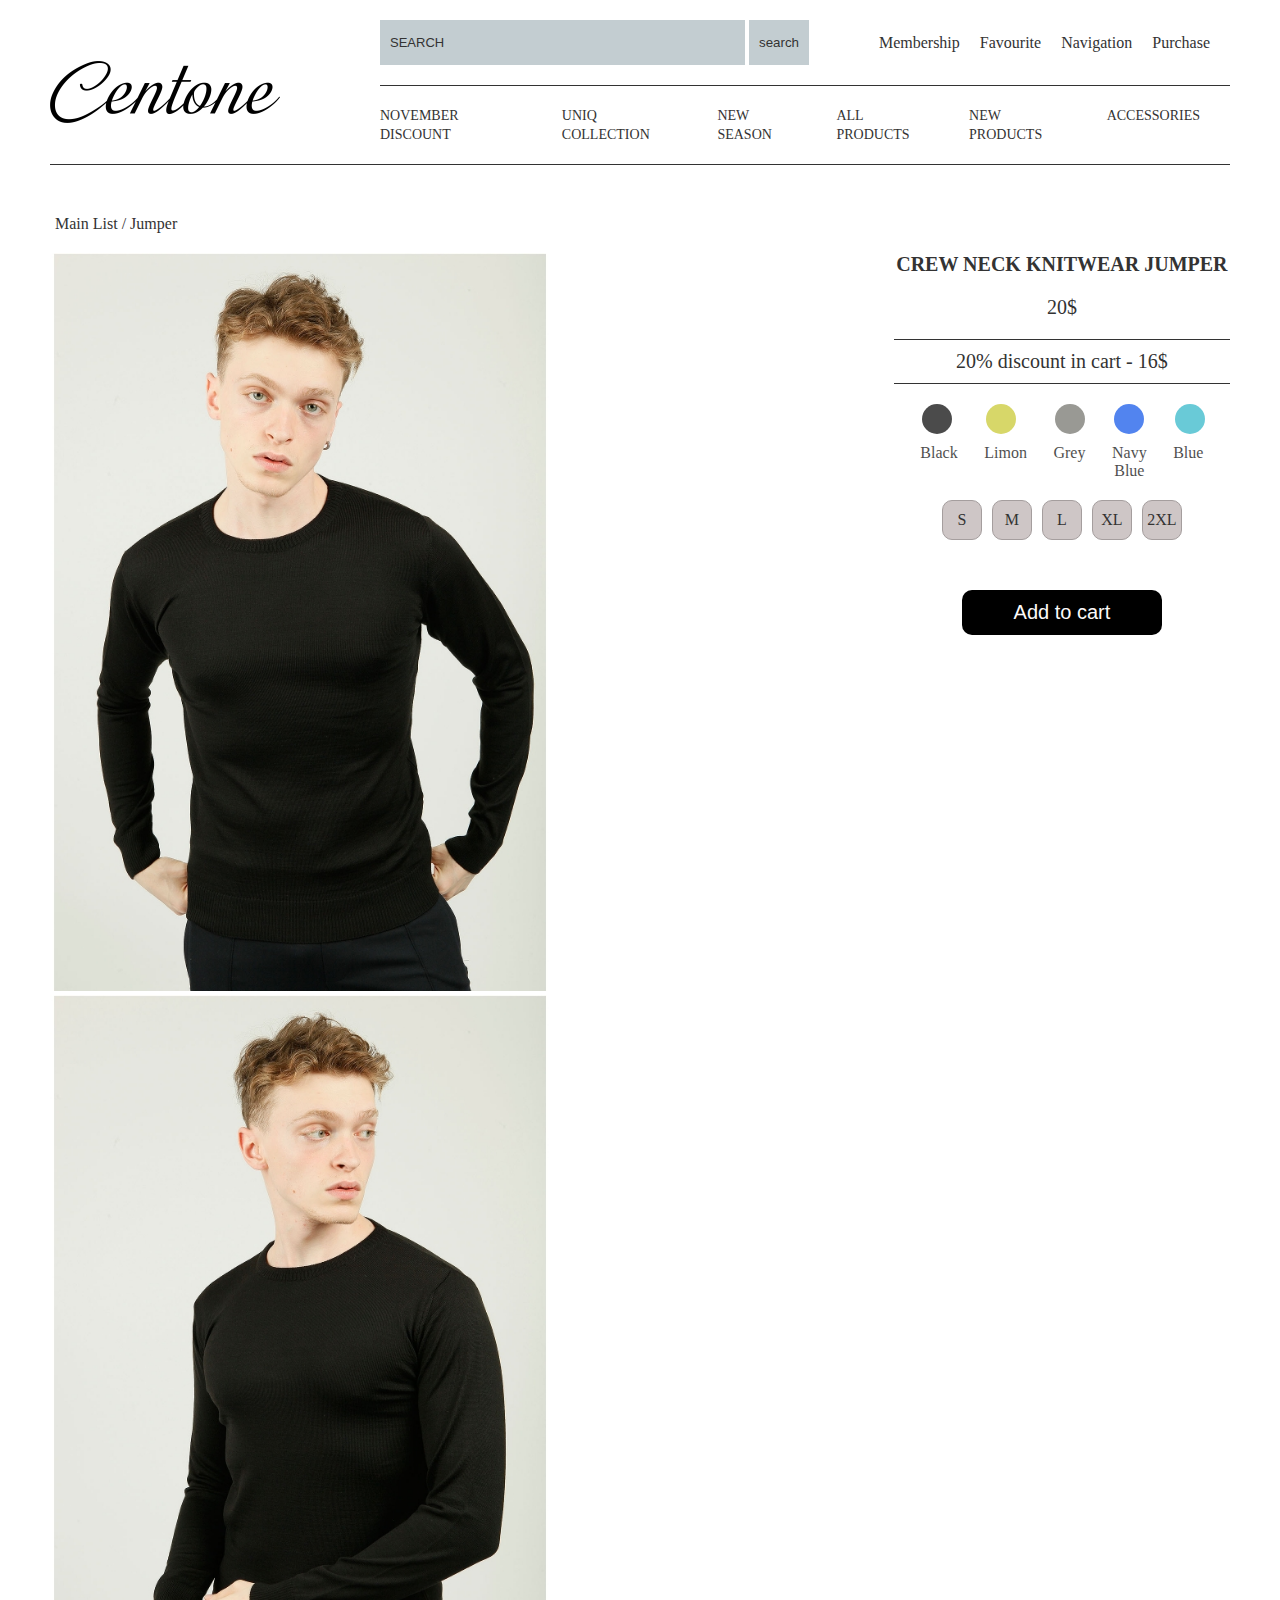
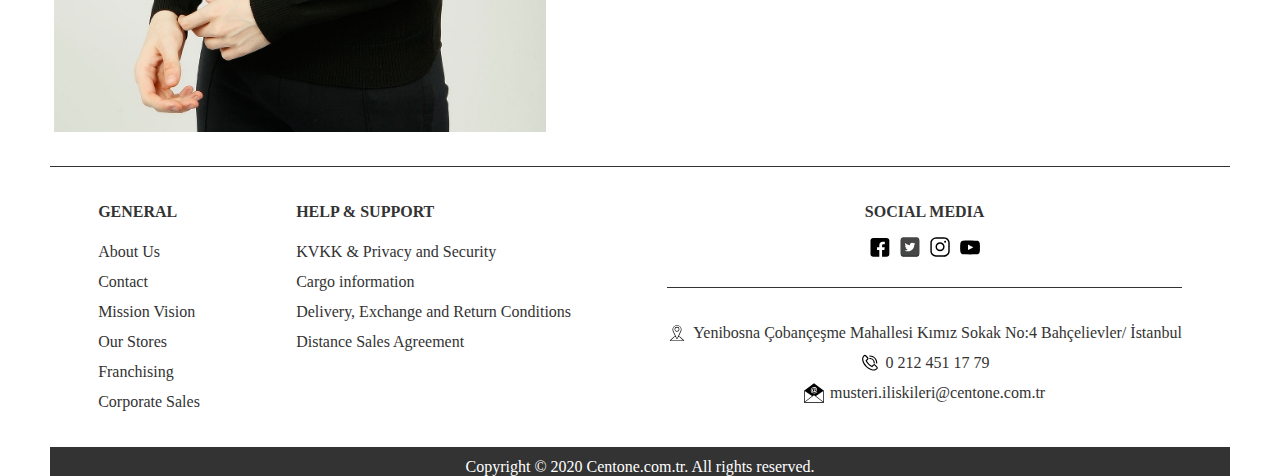
<file: detail.html>
<!DOCTYPE html>
<html lang="en">
	<head>
		<meta charset="UTF-8" />
		<meta http-equiv="X-UA-Compatible" content="IE=edge" />
		<meta name="viewport" content="width=device-width, initial-scale=1.0" />
		<title>Centone-куртка</title>
		<link rel="stylesheet" href="style.css" />
	</head>
	<body>
		<header class="header">
			<div class="container">
				<div class="header__inner">
					<img class="logo" src="./media/logo.png" alt="centone logo" />
					<div class="header__top">
						<div class="header__top-menu">
							<form class="header__form">
								<input class="header__form-input" type="search" placeholder="search" />
								<button class="header__form-btn" type="submit">search</button>
							</form>

							<nav class="icon-nav">
								<ul class="icon-nav__list">
									<li class="icon-nav__item">
										<a href="#" class="icon-nav__link">Membership</a>
									</li>
									<li class="icon-nav__item">
										<a href="#" class="icon-nav__link">Favourite</a>
									</li>
									<li class="icon-nav__item">
										<a href="#" class="icon-nav__link">Navigation</a>
									</li>
									<li class="icon-nav__item">
										<a href="#" class="icon-nav__link">Purchase</a>
									</li>
								</ul>
							</nav>
						</div>

						<nav class="main-nav">
							<ul class="main-nav__list">
								<li class="main-nav__item">
									<a href="#" class="main-nav__link">November discount</a>
								</li>
								<li class="main-nav__item">
									<a href="#" class="main-nav__link">Uniq collection</a>
								</li>
								<li class="main-nav__item">
									<a href="#" class="main-nav__link">New season</a>
								</li>
								<li class="main-nav__item">
									<a href="#" class="main-nav__link">All products</a>
								</li>
								<li class="main-nav__item">
									<a href="#" class="main-nav__link">New products</a>
								</li>
								<li class="main-nav__item">
									<a href="#" class="main-nav__link">Accessories</a>
								</li>
							</ul>
						</nav>
					</div>
				</div>
			</div>
		</header>

		<div class="bread-crumbs">Main List / Jumper</div>

		<section class="jumper">
			<div class="container">
				<div class="jumper__inner">
					<div class="jumper__inner-images">
						<img class="jumper__inner-img" src="media/jumber-1.jpg" alt="photo of jumper" width="500px" />
						<img class="jumper__inner-img" src="media/jumper-2.jpg" alt="photo of jumper" width="500px" />
					</div>
					<div class="jumper__inner-text">
						<p class="jumper__inner-title">Crew Neck Knitwear Jumper</p>
						<p class="jumper__inner-cost">20$</p>
						<p class="jumper__inner-cost--discount">20% discount in cart - 16$</p>
						<ul class="jumper__inner-wrapper">
							<li class="jumper__inner-color">Black</li>
							<li class="jumper__inner-color">Limon</li>
							<li class="jumper__inner-color">Grey</li>
							<li class="jumper__inner-color">
								Navy <br />
								Blue
							</li>
							<li class="jumper__inner-color">Blue</li>
						</ul>
						<div class="size-buttons">
							<div class="size-buttons__btn">S</div>
							<div class="size-buttons__btn">M</div>
							<div class="size-buttons__btn">L</div>
							<div class="size-buttons__btn">XL</div>
							<div class="size-buttons__btn">2XL</div>
						</div>
						<button class="cart-button">Add to cart</button>
					</div>
				</div>
			</div>
		</section>

		<footer class="footer">
			<div class="container">
				<div class="footer-top">
					<div class="footer-menu">
						<p class="footer-menu__item">General</p>
						<ul class="footer-menu__list">
							<li class="footer-menu__item">
								<a class="footer-menu__link" href="#">About Us</a>
							</li>
							<li class="footer-menu__item">
								<a class="footer-menu__link" href="#">Contact</a>
							</li>
							<li class="footer-menu__item">
								<a class="footer-menu__link" href="#">Mission Vision</a>
							</li>
							<li class="footer-menu__item">
								<a class="footer-menu__link" href="#">Our Stores</a>
							</li>
							<li class="footer-menu__item">
								<a class="footer-menu__link" href="#">Franchising</a>
							</li>
							<li class="footer-menu__item">
								<a class="footer-menu__link" href="#">Corporate Sales</a>
							</li>
						</ul>
					</div>
					<div class="footer-delivery">
						<p class="footer-delivery__title">Help & Support</p>
						<ul class="footer-delivery__list">
							<li class="footer-delivery__item">
								<a class="footer-delivery__link" href="#">KVKK & Privacy and Security</a>
							</li>
							<li class="footer-delivery__item">
								<a class="footer-delivery__link" href="#">Cargo information</a>
							</li>
							<li class="footer-delivery__item">
								<a class="footer-delivery__link" href="#">Delivery, Exchange and Return Conditions</a>
							</li>
							<li class="footer-delivery__item">
								<a class="footer-delivery__link" href="#">Distance Sales Agreement</a>
							</li>
						</ul>
					</div>
					<div class="footer-social">
						<p class="footer-social__title">Social Media</p>
						<ul class="footer-social__list">
							<li class="footer-social__item">
								<a class="footer-social__link" href="https://www.facebook.com/centoneonline/"><img src="media/facebook.svg" alt="facebook" /></a>
							</li>
							<li class="footer-social__item">
								<a class="footer-social__link" href="https://twitter.com/centoneonline"><img src="media/twitter.svg" alt="twitter" /></a>
							</li>
							<li class="footer-social__item">
								<a class="footer-social__link" href="https://www.instagram.com/centoneonline/"><img src="media/instagram.svg" alt="instagram" /></a>
							</li>
							<li class="footer-social__item">
								<a class="footer-social__link" href="https://www.youtube.com/channel/UCiPnD4jj_-sIjHJXaCa_PuA"><img src="media/youtube.svg" alt="youtube" /></a>
							</li>
						</ul>
						<div class="footer-contact">
							<p class="footer-contact__address">Yenibosna Çobançeşme Mahallesi Kımız Sokak No:4 Bahçelievler/ İstanbul</p>
							<a class="footer-contact__phone" href="tel:02124511779">0 212 451 17 79</a>
							<br />
							<a class="footer-contact__email" href="mailto:musteri.iliskileri@centone.com.tr">musteri.iliskileri@centone.com.tr</a>
						</div>
					</div>
				</div>
				<div class="footer-bottom">
					<div class="footer-copy">Copyright © 2020 Centone.com.tr. All rights reserved.</div>
				</div>
			</div>
		</footer>
	</body>
</html>
</file>
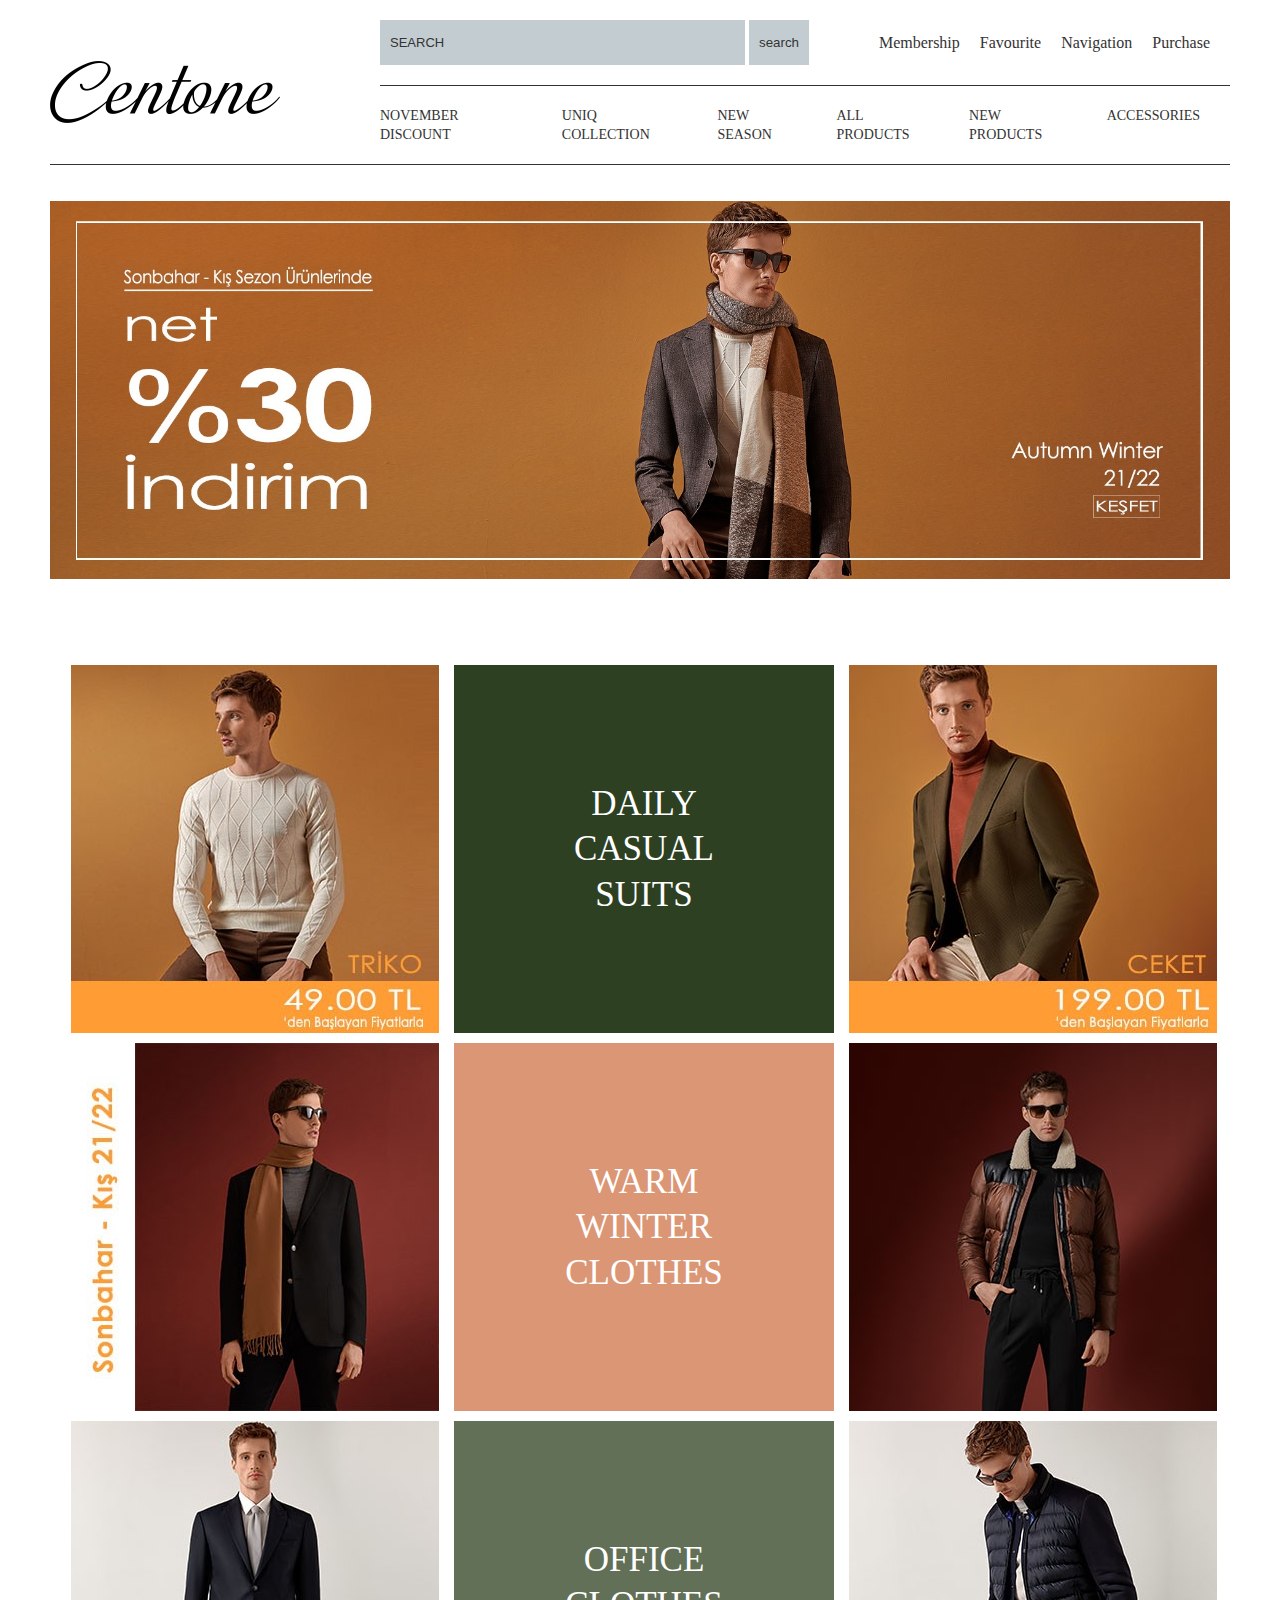
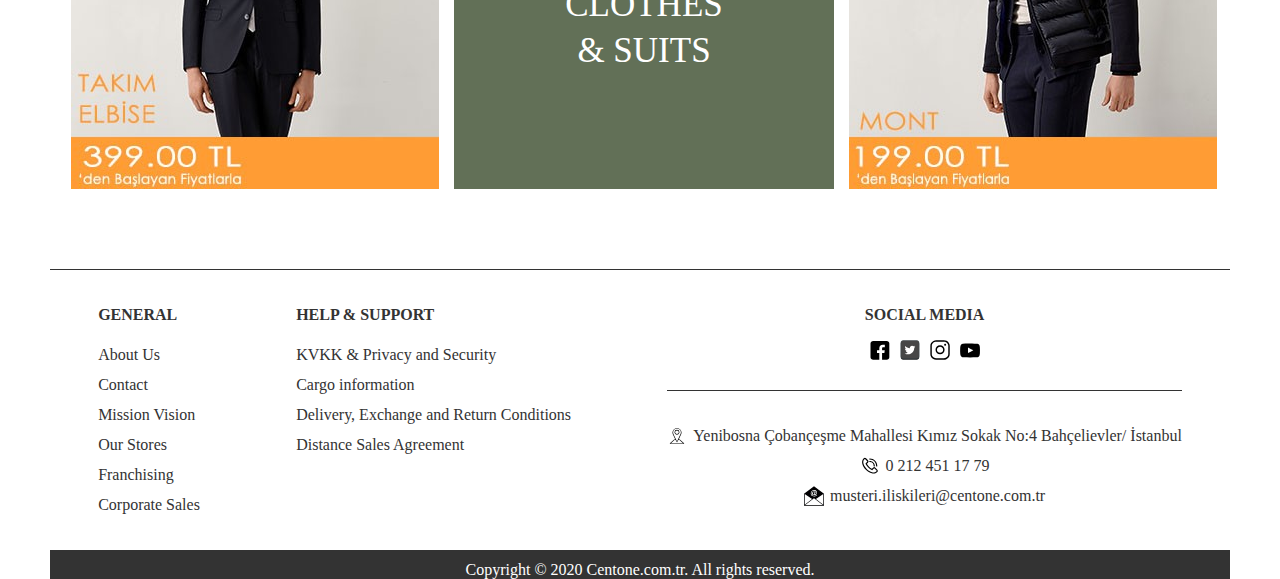
<file: homepage.html>
<!DOCTYPE html>
<html lang="en">
	<head>
		<meta charset="UTF-8" />
		<meta http-equiv="X-UA-Compatible" content="IE=edge" />
		<meta name="viewport" content="width=device-width, initial-scale=1.0" />
		<title>Centone</title>
		<link rel="stylesheet" href="style.css" />
	</head>
	<body>
		<header class="header">
			<div class="container">
				<div class="header__inner">
					<img class="logo" src="./media/logo.png" alt="centone logo" />
					<div class="header__top">
						<div class="header__top-menu">
							<form class="header__form">
								<input class="header__form-input" type="search" placeholder="search" />
								<button class="header__form-btn" type="submit">search</button>
							</form>

							<nav class="icon-nav">
								<ul class="icon-nav__list">
									<li class="icon-nav__item">
										<a href="#" class="icon-nav__link">Membership</a>
									</li>
									<li class="icon-nav__item">
										<a href="#" class="icon-nav__link">Favourite</a>
									</li>
									<li class="icon-nav__item">
										<a href="#" class="icon-nav__link">Navigation</a>
									</li>
									<li class="icon-nav__item">
										<a href="#" class="icon-nav__link">Purchase</a>
									</li>
								</ul>
							</nav>
						</div>

						<nav class="main-nav">
							<ul class="main-nav__list">
								<li class="main-nav__item">
									<a href="#" class="main-nav__link">November discount</a>
								</li>
								<li class="main-nav__item">
									<a href="#" class="main-nav__link">Uniq collection</a>
								</li>
								<li class="main-nav__item">
									<a href="#" class="main-nav__link">New season</a>
								</li>
								<li class="main-nav__item">
									<a href="#" class="main-nav__link">All products</a>
								</li>
								<li class="main-nav__item">
									<a href="#" class="main-nav__link">New products</a>
								</li>
								<li class="main-nav__item">
									<a href="#" class="main-nav__link">Accessories</a>
								</li>
							</ul>
						</nav>
					</div>
				</div>
				<div class="banner"></div>
				<div class="banner-text">
					<h1 class="banner-text__title">Discount 30%</h1>
					<p>Autumn-Winter 21/22</p>
					<a class="banner-text__btn" href="detail.html">More</a>
				</div>
			</div>
		</header>
		<div class="products-section">
			<div class="container">
				<ul class="products__item">
					<li class="products__item-list">
						<a href="detail.html" class="products__item-link item-1"
							><p class="products__item-text">More detail</p>
							<img src="media/triko.jpg" alt="photo of knitwear"
						/></a>
					</li>
					<li class="products__item-list">
						<a href="detail.html" class="products__item-link item-2"> Daily<br />Casual<br />Suits</a>
					</li>
					<li class="products__item-list">
						<a href="detail.html" class="products__item-link item-3"
							><p class="products__item-text">More detail</p>
							<img src="media/ceket.jpg" alt="photo of jacket"
						/></a>
					</li>
					<li class="products__item-list">
						<a href="detail.html" class="products__item-link item-4"
							><p class="products__item-text">More detail</p>
							<img src="media/scarf.jpg" alt="photo of scarf"
						/></a>
					</li>
					<li class="products__item-list">
						<a href="detail.html" class="products__item-link item-5"> Warm <br />Winter<br />Clothes</a>
					</li>
					<li class="products__item-list">
						<a href="detail.html" class="products__item-link item-6"
							><p class="products__item-text">More detail</p>
							<img src="media/mont.jpg" alt="photo of coats"
						/></a>
					</li>
					<li class="products__item-list">
						<a href="detail.html" class="products__item-link item-7"
							><p class="products__item-text">More detail</p>
							<img src="media/takim-elbise.jpg" alt="photo of suits"
						/></a>
					</li>
					<li class="products__item-list">
						<a href="detail.html" class="products__item-link item-8"> Office<br />clothes<br />& Suits</a>
					</li>
					<li class="products__item-list">
						<a href="detail.html" class="products__item-link item-9"
							><p class="products__item-text">More detail</p>
							<img src="media/mont-2.jpg" alt="photo of coats"
						/></a>
					</li>
				</ul>
			</div>
		</div>
		<footer class="footer">
			<div class="container">
				<div class="footer-top">
					<div class="footer-menu">
						<p class="footer-menu__item">General</p>
						<ul class="footer-menu__list">
							<li class="footer-menu__item">
								<a class="footer-menu__link" href="#">About Us</a>
							</li>
							<li class="footer-menu__item">
								<a class="footer-menu__link" href="#">Contact</a>
							</li>
							<li class="footer-menu__item">
								<a class="footer-menu__link" href="#">Mission Vision</a>
							</li>
							<li class="footer-menu__item">
								<a class="footer-menu__link" href="#">Our Stores</a>
							</li>
							<li class="footer-menu__item">
								<a class="footer-menu__link" href="#">Franchising</a>
							</li>
							<li class="footer-menu__item">
								<a class="footer-menu__link" href="#">Corporate Sales</a>
							</li>
						</ul>
					</div>
					<div class="footer-delivery">
						<p class="footer-delivery__title">Help & Support</p>
						<ul class="footer-delivery__list">
							<li class="footer-delivery__item">
								<a class="footer-delivery__link" href="#">KVKK & Privacy and Security</a>
							</li>
							<li class="footer-delivery__item">
								<a class="footer-delivery__link" href="#">Cargo information</a>
							</li>
							<li class="footer-delivery__item">
								<a class="footer-delivery__link" href="#">Delivery, Exchange and Return Conditions</a>
							</li>
							<li class="footer-delivery__item">
								<a class="footer-delivery__link" href="#">Distance Sales Agreement</a>
							</li>
						</ul>
					</div>
					<div class="footer-social">
						<p class="footer-social__title">Social Media</p>
						<ul class="footer-social__list">
							<li class="footer-social__item">
								<a class="footer-social__link" href="https://www.facebook.com/centoneonline/"><img src="media/facebook.svg" alt="facebook" /></a>
							</li>
							<li class="footer-social__item">
								<a class="footer-social__link" href="https://twitter.com/centoneonline"><img src="media/twitter.svg" alt="twitter" /></a>
							</li>
							<li class="footer-social__item">
								<a class="footer-social__link" href="https://www.instagram.com/centoneonline/"><img src="media/instagram.svg" alt="instagram" /></a>
							</li>
							<li class="footer-social__item">
								<a class="footer-social__link" href="https://www.youtube.com/channel/UCiPnD4jj_-sIjHJXaCa_PuA"><img src="media/youtube.svg" alt="youtube" /></a>
							</li>
						</ul>
						<div class="footer-contact">
							<p class="footer-contact__address">Yenibosna Çobançeşme Mahallesi Kımız Sokak No:4 Bahçelievler/ İstanbul</p>
							<a class="footer-contact__phone" href="tel:02124511779">0 212 451 17 79</a>
							<br />
							<a class="footer-contact__email" href="mailto:musteri.iliskileri@centone.com.tr">musteri.iliskileri@centone.com.tr</a>
						</div>
					</div>
				</div>
				<div class="footer-bottom">
					<div class="footer-copy">Copyright © 2020 Centone.com.tr. All rights reserved.</div>
				</div>
			</div>
			<!-- <section class="test">test</section> -->
		</footer>
	</body>
</html>
</file>
<file: style.css>
* {
	margin: 0;
	padding: 0;
	box-sizing: border-box;
}

body {
	color: #333;
}

ul {
	list-style: none;
}

a {
	text-decoration: none;
	color: inherit;
}
.container {
	max-width: 1650px;
	padding: 0 50px;
	margin: 0 auto;
}

.header {
	padding-top: 20px;
	padding-bottom: 50px;
}

.header__inner {
	display: flex;
	justify-content: space-between;
	align-items: center;
	border-bottom: 1px solid #333;
}

.header__top {
	display: flex;
	flex-direction: column;
	flex-grow: 2;
}
.header__top-menu {
	display: flex;
	justify-content: space-between;
	align-items: center;
	padding-bottom: 20px;
	border-bottom: 1px solid #333;
}

.logo {
	margin-right: 100px;
}

.header__form-input {
	width: 365px;
	height: 45px;
	background-color: #c3cdd1;
	border: none;
	padding: 5px 10px;
	color: #333;
}

.header__form-input::placeholder {
	color: #333;
	font-size: 13px;
	line-height: 20px;
	text-transform: uppercase;
}

.header__form-btn {
	background-color: #c3cdd1;
	height: 45px;
	border: none;
	padding: 5px 10px;
	color: #333;
	cursor: pointer;
}

.header__form-btn:hover {
	background-color: #aca8a8;
	color: #fff;
}

.icon-nav__list {
	display: flex;
}

.icon-nav__item:not(last-child) {
	margin-right: 20px;
}

.icon-nav__link {
	display: inline-block;
	transition: transform 1s;
}

.icon-nav__link:hover {
	text-decoration: underline;
	color: #333;
	transform: scale(1.1);
}

.main-nav {
	padding: 20px 0;
}
.main-nav__list {
	display: flex;
}

.main-nav__item:not(last-child) {
	margin-right: 30px;
}

.main-nav__link {
	text-transform: uppercase;
	font-size: 14px;
	line-height: 18px;
}

.main-nav__link:hover {
	text-decoration: underline;
	color: #000;
}

.banner {
	min-height: 450px;
	width: 100%;
	background-image: url(./media/discount.jpg);
	background-size: contain;
	background-repeat: no-repeat;
	background-position: center;
	padding: 0 50px;
	margin: 0 auto;
}

.banner-text {
	display: none;
}

.products__item {
	width: 1188px;
	padding: 0 15px;
	margin: 0 auto;
	display: grid;
	grid-template-columns: repeat(3, 1fr);
	grid-template-rows: repeat(3, 1fr);
	gap: 10px;
}

.products-section {
	padding-bottom: 50px;
}

.products__item-link > img {
	opacity: 1;
}

.products__item-link > img:hover {
	opacity: 0.2;
}

.products__item-list:hover .products__item-text {
	display: block;
	border: 2px solid #000;
	font-size: small;
	color: #000;
	padding: 10px 15px;
	font-weight: 900;
}

.products__item-text {
	position: absolute;
	display: none;
}

.products__item-link {
	display: flex;
	align-items: center;
	justify-content: center;
	font-size: 35px;
	line-height: 1.3;
	font-weight: 300;
	color: #fff;
	text-align: center;
	text-transform: uppercase;
	position: relative;
	height: 100%;
}

.item-2 {
	background-color: #2d4022;
}

.item-5 {
	background-color: #db9675;
}

.item-8 {
	background-color: #627057;
}

.bread-crumbs {
	padding-left: 55px;
	padding-bottom: 20px;
}

.jumper__inner {
	display: flex;
	justify-content: space-between;
}

.jumper__inner-text {
	width: 400px;
	text-align: center;
	height: auto;
}

.jumper__inner-title {
	text-transform: uppercase;
	margin-bottom: 20px;
	font-weight: bold;
	font-size: 20px;
}

.jumper__inner-cost {
	margin-bottom: 20px;
	font-size: 20px;
}

.jumper__inner-cost--discount {
	padding: 10px 0;
	border-top: 1px solid #333;
	border-bottom: 1px solid #333;
	font-size: 20px;
}

.jumper__inner-wrapper {
	display: flex;
	justify-content: space-evenly;
	color: white;
	padding: 20px 0;
}

.jumper__inner-color {
	position: relative;
	padding-top: 40px;
	color: black;
	cursor: pointer;
	opacity: 0.7;
}

.jumper__inner-color:before {
	content: '';
	position: absolute;
	width: 30px;
	height: 30px;
	background-color: #000;
	top: 0;
	left: 2px;
	border-radius: 50%;
}

.jumper__inner-color:nth-child(1)::before {
	background-color: black;
}
.jumper__inner-color:nth-child(2)::before {
	background-color: #c7c72a;
}
.jumper__inner-color:nth-child(3)::before {
	background-color: #6e6e67;
}
.jumper__inner-color:nth-child(4)::before {
	background-color: #0a51e9;
}
.jumper__inner-color:nth-child(5)::before {
	background-color: #2ab5c7;
}

.jumper__inner-color:hover {
	text-decoration: underline;
	opacity: 1;
}

.size-buttons {
	display: flex;
	justify-content: center;
	margin-bottom: 50px;
}

.size-buttons__btn {
	border: 1px solid #a59e9e;
	width: 40px;
	height: 40px;
	border-radius: 10px;
	padding-top: 10px;
	background-color: #cec6c6;
	cursor: pointer;
}

.size-buttons__btn:hover {
	color: #ffffff;
	font-weight: bold;
	background-color: #000000;
}

.size-buttons__btn:not(:last-child) {
	margin-right: 10px;
}

.cart-button {
	height: 45px;
	width: 200px;
	border: none;
	padding: 5px 10px;
	color: #fcfafa;
	cursor: pointer;
	background-color: #000000;
	border: 1px solid transparent;
	font-size: 20px;
	border-radius: 10px;
}

.cart-button:hover {
	border: 1px solid #070707;
	color: #000000;
	background-color: #f8f8f8;
}

.footer-top {
	display: flex;
	justify-content: space-around;
	padding-top: 30px;
	padding-bottom: 30px;
	margin-top: 30px;
	border-top: 1px solid #333;
	line-height: 30px;
}

.footer-bottom {
	text-align: center;
	border-top: 1px solid #333;
	background-color: #333;
	color: #fff;
	padding-top: 10px;
}

.footer-social {
	text-align: center;
}
.footer-social__list {
	display: flex;
	justify-content: center;
	border-bottom: 1px solid #333;
	padding-bottom: 20px;
	margin-bottom: 30px;
}

.footer-top > div > p {
	text-transform: uppercase;
	font-weight: bold;
	margin-bottom: 10px;
}

.footer-social__link > img {
	width: 20px;
	height: 20px;
}

.footer-social__item:not(:last-child) {
	margin-right: 10px;
}

.footer-contact__address,
.footer-contact__phone,
.footer-contact__email {
	padding-left: 26px;
	position: relative;
}
.footer-contact__address::before {
	content: '';
	position: absolute;
	background-image: url(./media/place.svg);
	top: 50%;
	left: 0;
	transform: translateY(-50%);
	width: 20px;
	height: 20px;
}

.footer-contact__phone::before {
	content: '';
	position: absolute;
	background-image: url(./media/phone.svg);
	top: 50%;
	left: 0;
	transform: translateY(-50%);
	width: 20px;
	height: 20px;
}

.footer-contact__email::before {
	content: '';
	position: absolute;
	background-image: url(./media/email.svg);
	background-size: contain;
	top: 50%;
	left: 0;
	transform: translateY(-50%);
	width: 20px;
	height: 20px;
}

/* ADAPTIVE */
@media screen and (max-width: 1350px) {
	.banner {
		width: 100%;
	}
}

@media screen and (max-width: 1300px) {
	.banner {
		width: 100%;
	}
}

@media screen and (max-width: 1220px) {
	.banner {
		width: 100%;
	}
}

@media screen and (max-width: 1200px) {
	.icon-nav__list {
		flex-wrap: wrap;
	}
	.header__form-input {
		flex-wrap: wrap;
		width: 350px;
	}
	.header__form-btn {
		flex-wrap: wrap;
		margin-top: 10px;
	}
	.main-nav__list {
		flex-wrap: wrap;
	}

	.banner {
		width: 1100px;
	}
	.logo {
		width: 200px;
	}
}

@media screen and (max-width: 1200px) {
	.products__item {
		grid-template-columns: repeat(2, 368px);
		grid-template-rows: repeat(6, 1fr);
		justify-content: center;
	}
	.products__item-list:nth-child(2) {
		grid-column: 1 / 3;
		grid-row: 1 / 2;
	}
	.products__item-list:nth-child(5) {
		grid-column: 1 / 3;
		grid-row: 3 / 4;
	}
	.products__item-list:nth-child(8) {
		grid-column: 1 / 3;
		grid-row: 5 / 6;
	}
}

@media screen and (max-width: 1150px) {
	.icon-nav__list {
		flex-wrap: wrap;
	}
	.header__form-input {
		flex-wrap: wrap;
		width: 300px;
	}
	.header__form-btn {
		flex-wrap: wrap;
		margin-top: 10px;
	}
	.main-nav__list {
		flex-wrap: wrap;
	}

	.banner {
		width: 1100px;
	}
	.logo {
		width: 150px;
	}
}

@media screen and (max-width: 1100px) {
	.icon-nav__list {
		flex-wrap: wrap;
	}
	.header__form-input {
		flex-wrap: wrap;
		width: 280px;
	}
	.header__form-btn {
		flex-wrap: wrap;
		margin-top: 10px;
	}
	.main-nav__list {
		flex-wrap: wrap;
		margin-left: 5px;
	}

	.banner {
		width: 100%;
		padding: 0 0;
	}
	.logo {
		width: 130px;
	}
}

@media screen and (max-width: 1050px) {
	.icon-nav__list {
		flex-wrap: wrap;
	}
	.header__form-input {
		flex-wrap: wrap;
		width: 250px;
	}
	.header__form-btn {
		flex-wrap: wrap;
		margin-top: 10px;
	}
	.main-nav__list {
		flex-wrap: wrap;
		margin-left: 5px;
	}

	.banner {
		width: 100%;
	}
	.logo {
		width: 110px;
	}

	.products__item {
		grid-template-columns: repeat(2, 368px);
		grid-template-rows: repeat(6, 1fr);
		justify-content: flex-start;
	}
}

@media screen and (max-width: 1000px) {
	.header__inner {
		margin-bottom: 30px;
	}
	.icon-nav__list {
		flex-wrap: wrap;
	}
	.header__form-input {
		flex-wrap: wrap;
		width: 250px;
	}
	.header__form-btn {
		flex-wrap: wrap;
		margin-top: 10px;
	}
	.main-nav__list {
		flex-wrap: wrap;
		margin-left: 5px;
	}

	.banner {
		width: 100%;
		display: none;
	}
	.banner-text {
		display: flex;
		flex-direction: column;
		align-items: center;
		color: #25211e;
		padding: 20px 50px;
		background-color: #fff;
		box-shadow: 1px 1px 11px 3px rgb(0 0 0 / 10%);
	}
	.banner-text__title {
		text-transform: uppercase;
		margin-bottom: 15px;
		font-weight: bold;
		color: #045204;
	}

	.banner-text__btn {
		border: 1px solid #c0842a;
		padding: 10px 30px;
		text-transform: uppercase;
	}
	.banner-text > p {
		font-size: 20px;
		margin-bottom: 20px;
		font-weight: 900;
	}
	.logo {
		width: 110px;
	}
}

@media screen and (max-width: 850px) {
	.icon-nav__list {
		flex-wrap: wrap;
		margin-left: 5px;
	}
	.header__form-input {
		flex-wrap: wrap;
		width: 200px;
	}
	.header__form-btn {
		flex-wrap: wrap;
		margin-top: 10px;
	}
	.main-nav__list {
		flex-wrap: wrap;
		margin-left: 10px;
	}

	.main-nav__link {
		flex-wrap: wrap;
		margin-left: 10px;
		margin-bottom: 10px;
	}

	.banner {
		width: 100%;
		display: none;
	}
	.banner-text {
		display: flex;
		flex-direction: column;
		align-items: center;
		padding: 20px 50px;
	}
	.banner-text__btn {
		border: 1px solid #c0842a;
		padding: 3px 10px;
	}
	p {
		margin-bottom: 10px;
		font-weight: 900;
	}
	.logo {
		width: 110px;
	}
}
</file>
